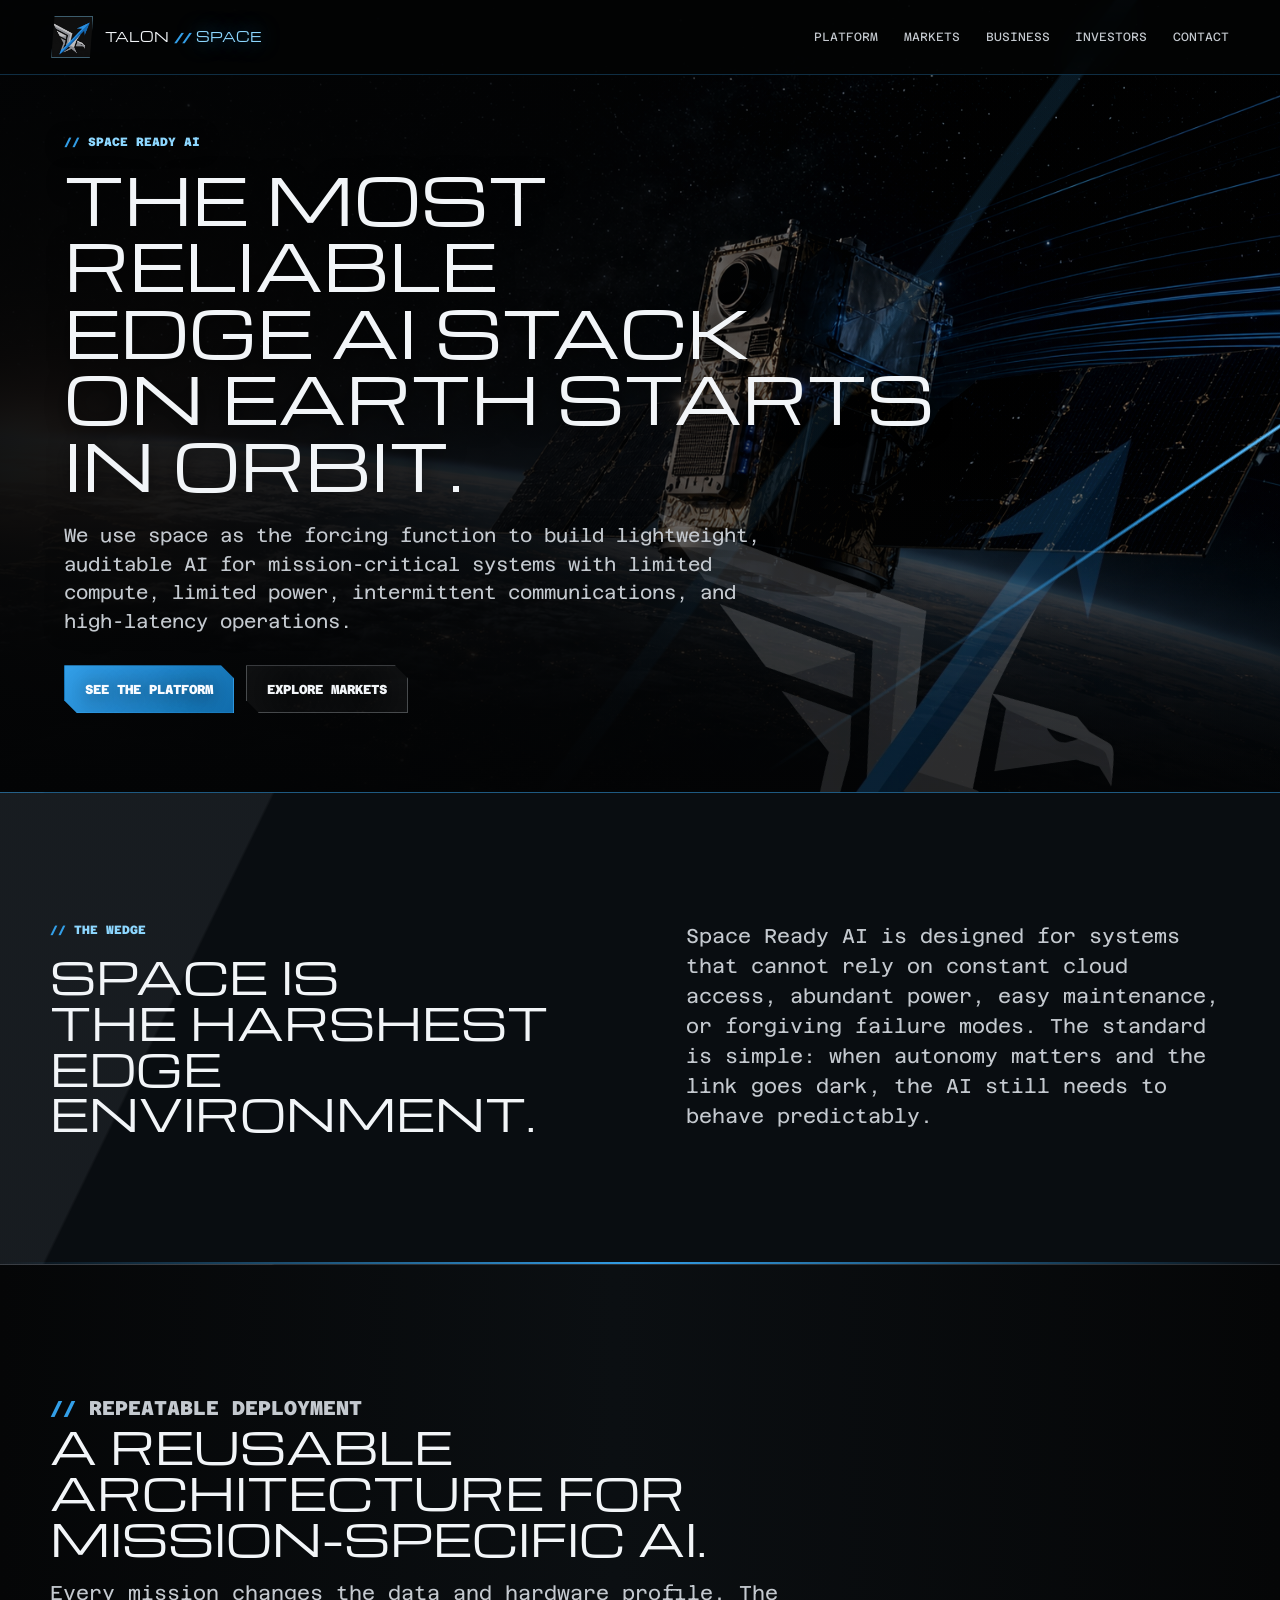
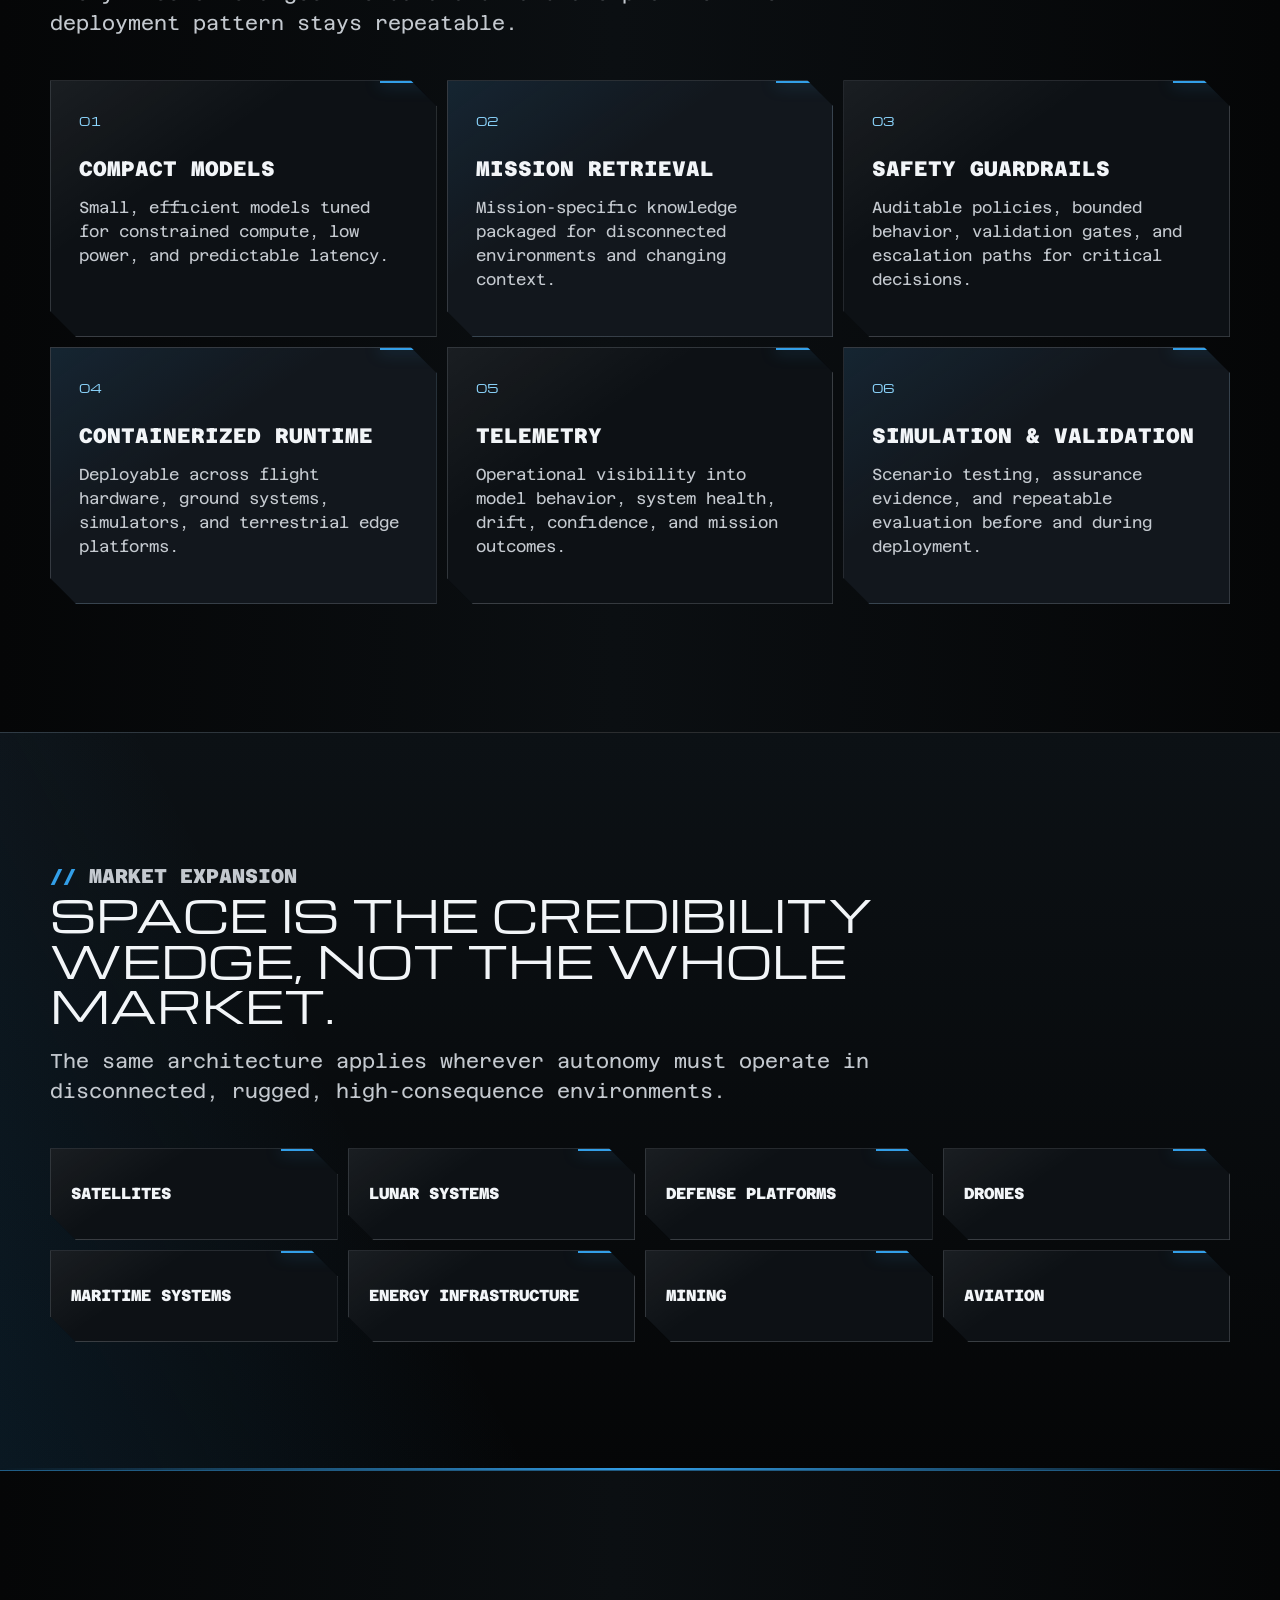
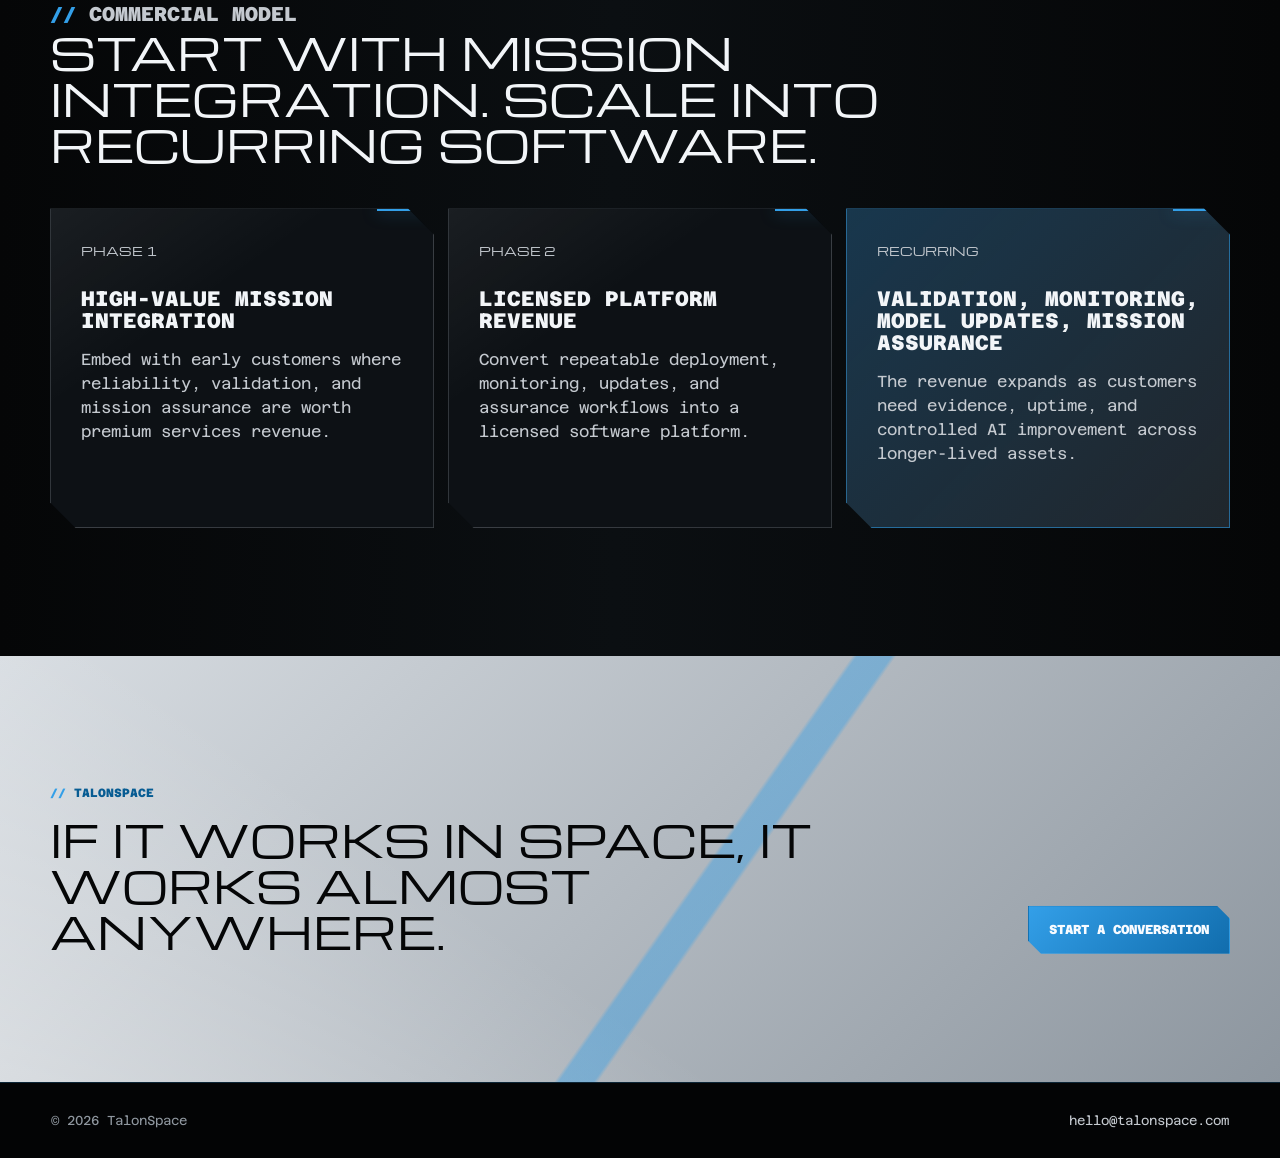
<file: index.html>
<!doctype html>
<html lang="en">
  <head>
    <meta charset="utf-8">
    <meta name="viewport" content="width=device-width, initial-scale=1">
    <title>TalonSpace | Space Ready AI</title>
    <meta
      name="description"
      content="TalonSpace builds Space Ready AI: the reliable edge AI stack designed for space and deployable across disconnected mission-critical environments."
    >
    <meta property="og:title" content="TalonSpace | Space Ready AI">
    <meta
      property="og:description"
      content="We use space as the forcing function to build the most reliable edge AI stack on Earth."
    >
    <meta property="og:type" content="website">
    <meta property="og:image" content="assets/space-ready-ai-hero.png">
    <link rel="preconnect" href="https://fonts.googleapis.com">
    <link rel="preconnect" href="https://fonts.gstatic.com" crossorigin>
    <link
      href="https://fonts.googleapis.com/css2?family=Azeret+Mono:wght@400;500;650;800&family=Michroma&display=swap"
      rel="stylesheet"
    >
    <link rel="stylesheet" href="talonspace.css?v=investors-1">
  </head>
  <body>
    <header class="site-header" aria-label="Site header">
      <a class="brand" href="#top" aria-label="TalonSpace home">
        <img class="brand-mark" src="assets/talonspace-logo.jpeg" alt="">
        <span class="brand-wordmark" aria-hidden="true">
          <span class="brand-talon">Talon</span>
          <span class="brand-separator">//</span>
          <span class="brand-space">Space</span>
        </span>
      </a>
      <nav class="nav-links" aria-label="Primary navigation">
        <a href="#platform">Platform</a>
        <a href="#markets">Markets</a>
        <a href="#model">Business</a>
        <a href="investors/">Investors</a>
        <a href="mailto:hello@talonspace.com">Contact</a>
      </nav>
    </header>

    <main id="top">
      <section class="hero" aria-labelledby="hero-title">
        <img
          class="hero-image"
          src="assets/space-ready-ai-hero.png"
          alt="A compact satellite carrying resilient edge compute above Earth's horizon."
        >
        <div class="hero-overlay" aria-hidden="true"></div>
        <img class="hero-crest" src="assets/talonspace-logo.jpeg" alt="" aria-hidden="true">
        <div class="launch-vector" aria-hidden="true"></div>
        <div class="hero-content">
          <p class="eyebrow">Space Ready AI</p>
          <h1 id="hero-title">
            <span>The most reliable</span>
            <span>edge AI stack</span>
            <span>on Earth starts</span>
            <span>in orbit.</span>
          </h1>
          <p class="hero-copy">
            We use space as the forcing function to build lightweight, auditable AI
            for mission-critical systems with limited compute, limited power,
            intermittent communications, and high-latency operations.
          </p>
          <div class="hero-actions" aria-label="Primary actions">
            <a class="button primary" href="#platform">See the platform</a>
            <a class="button secondary" href="#markets">Explore markets</a>
          </div>
        </div>
      </section>

      <section class="problem-band" aria-label="Mission pressure">
        <div class="section-inner split">
          <div>
            <p class="eyebrow">The Wedge</p>
            <h2 class="wedge-title">
              <span>Space is</span>
              <span>the harshest edge</span>
              <span>environment.</span>
            </h2>
          </div>
          <p>
            Space Ready AI is designed for systems that cannot rely on constant
            cloud access, abundant power, easy maintenance, or forgiving failure
            modes. The standard is simple: when autonomy matters and the link
            goes dark, the AI still needs to behave predictably.
          </p>
        </div>
      </section>

      <section class="section-inner" id="platform" aria-labelledby="platform-title">
        <div class="section-heading">
          <p class="eyebrow">Repeatable Deployment</p>
          <h2 id="platform-title">A reusable architecture for mission-specific AI.</h2>
          <p>
            Every mission changes the data and hardware profile. The deployment
            pattern stays repeatable.
          </p>
        </div>

        <div class="platform-grid">
          <article class="capability-card">
            <span class="card-number">01</span>
            <h3>Compact Models</h3>
            <p>Small, efficient models tuned for constrained compute, low power, and predictable latency.</p>
          </article>
          <article class="capability-card">
            <span class="card-number">02</span>
            <h3>Mission Retrieval</h3>
            <p>Mission-specific knowledge packaged for disconnected environments and changing context.</p>
          </article>
          <article class="capability-card">
            <span class="card-number">03</span>
            <h3>Safety Guardrails</h3>
            <p>Auditable policies, bounded behavior, validation gates, and escalation paths for critical decisions.</p>
          </article>
          <article class="capability-card">
            <span class="card-number">04</span>
            <h3>Containerized Runtime</h3>
            <p>Deployable across flight hardware, ground systems, simulators, and terrestrial edge platforms.</p>
          </article>
          <article class="capability-card">
            <span class="card-number">05</span>
            <h3>Telemetry</h3>
            <p>Operational visibility into model behavior, system health, drift, confidence, and mission outcomes.</p>
          </article>
          <article class="capability-card">
            <span class="card-number">06</span>
            <h3>Simulation & Validation</h3>
            <p>Scenario testing, assurance evidence, and repeatable evaluation before and during deployment.</p>
          </article>
        </div>
      </section>

      <section class="markets-band" id="markets" aria-labelledby="markets-title">
        <div class="section-inner">
          <div class="section-heading">
            <p class="eyebrow">Market Expansion</p>
            <h2 id="markets-title">Space is the credibility wedge, not the whole market.</h2>
            <p>
              The same architecture applies wherever autonomy must operate in
              disconnected, rugged, high-consequence environments.
            </p>
          </div>
          <div class="market-list" aria-label="Target markets">
            <span>Satellites</span>
            <span>Lunar Systems</span>
            <span>Defense Platforms</span>
            <span>Drones</span>
            <span>Maritime Systems</span>
            <span>Energy Infrastructure</span>
            <span>Mining</span>
            <span>Aviation</span>
          </div>
        </div>
      </section>

      <section class="section-inner business-section" id="model" aria-labelledby="model-title">
        <div class="section-heading">
          <p class="eyebrow">Commercial Model</p>
          <h2 id="model-title">Start with mission integration. Scale into recurring software.</h2>
        </div>

        <div class="business-layout">
          <article class="stage-panel">
            <p class="stage-label">Phase 1</p>
            <h3>High-value mission integration</h3>
            <p>
              Embed with early customers where reliability, validation, and
              mission assurance are worth premium services revenue.
            </p>
          </article>
          <article class="stage-panel">
            <p class="stage-label">Phase 2</p>
            <h3>Licensed platform revenue</h3>
            <p>
              Convert repeatable deployment, monitoring, updates, and assurance
              workflows into a licensed software platform.
            </p>
          </article>
          <article class="stage-panel emphasis">
            <p class="stage-label">Recurring</p>
            <h3>Validation, monitoring, model updates, mission assurance</h3>
            <p>
              The revenue expands as customers need evidence, uptime, and controlled
              AI improvement across longer-lived assets.
            </p>
          </article>
        </div>
      </section>

      <section class="closing-band" aria-labelledby="closing-title">
        <div class="section-inner closing-content">
          <div>
            <p class="eyebrow">TalonSpace</p>
            <h2 id="closing-title">If it works in space, it works almost anywhere.</h2>
          </div>
          <a class="button primary" href="mailto:hello@talonspace.com">Start a conversation</a>
        </div>
      </section>
    </main>

    <footer class="site-footer">
      <span>&copy; <span id="year">2026</span> TalonSpace</span>
      <a href="mailto:hello@talonspace.com">hello@talonspace.com</a>
    </footer>

    <script src="script.js"></script>
  </body>
</html>
</file>
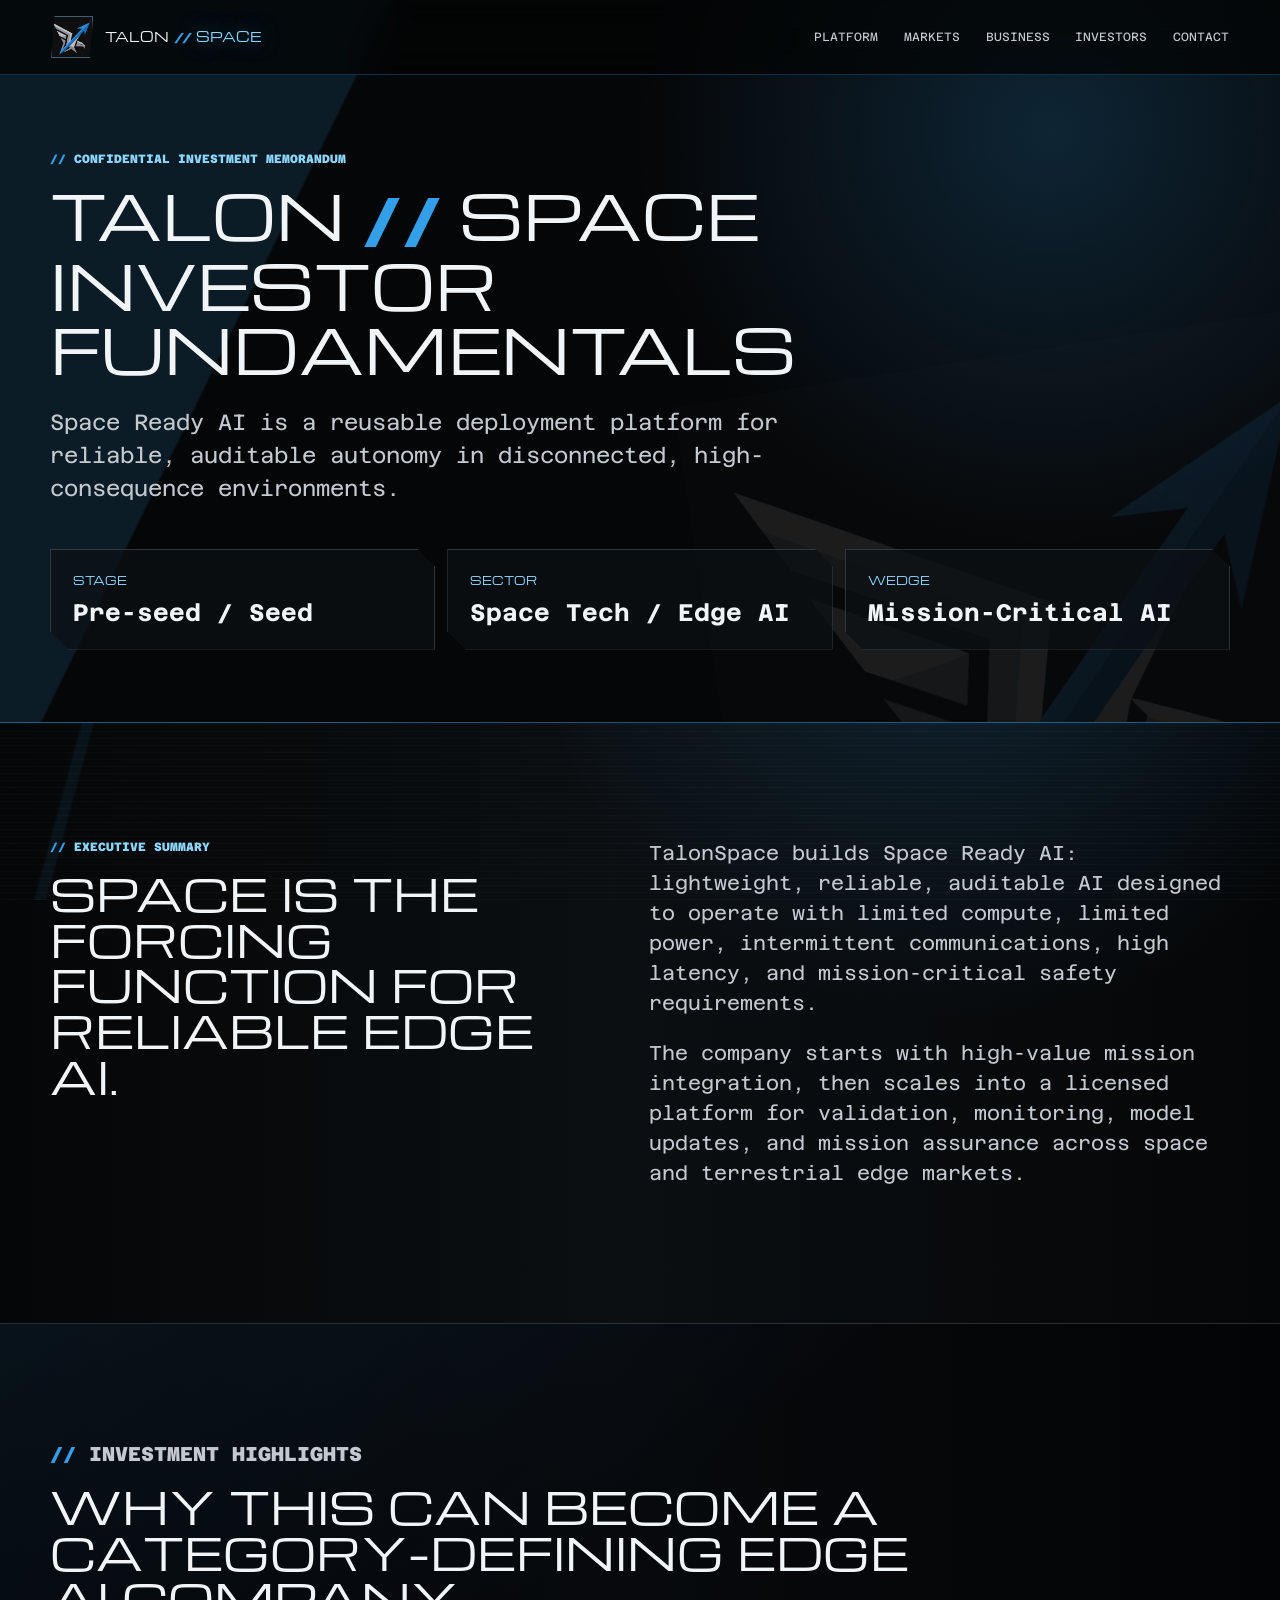
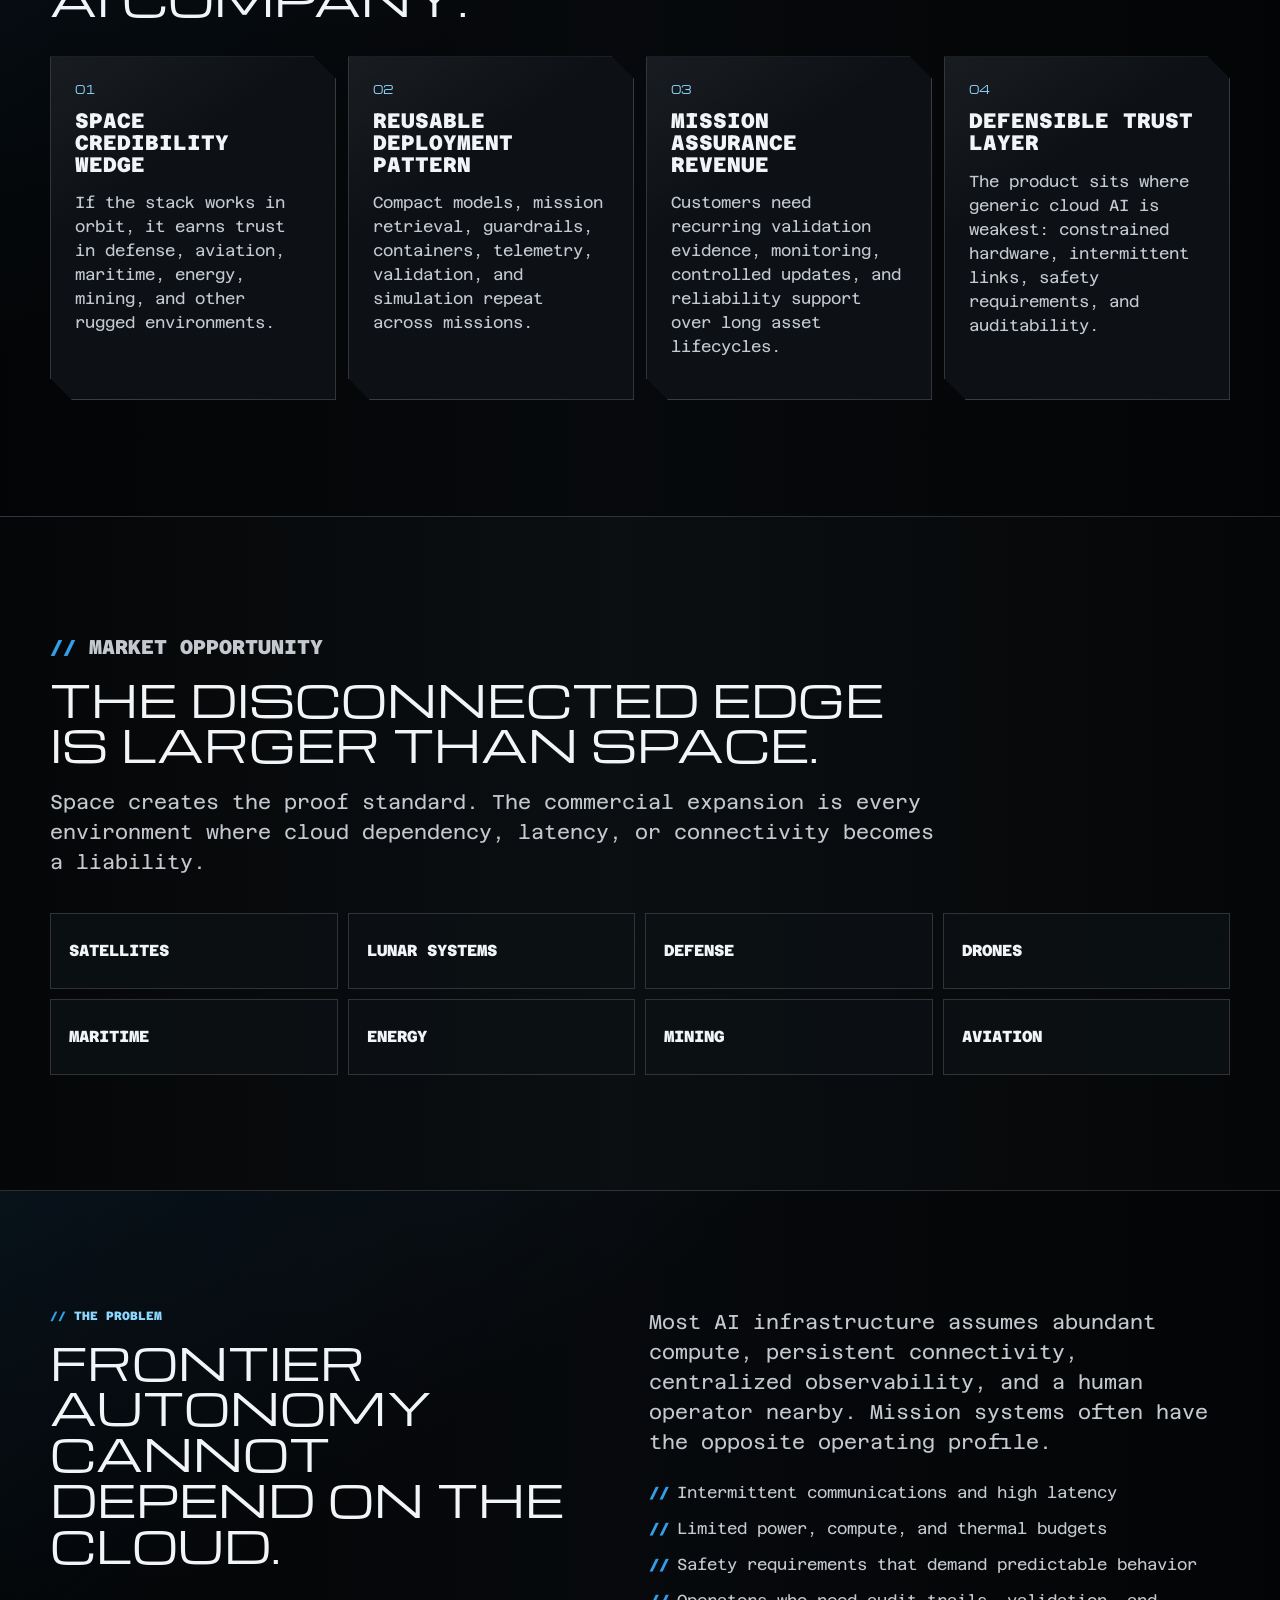
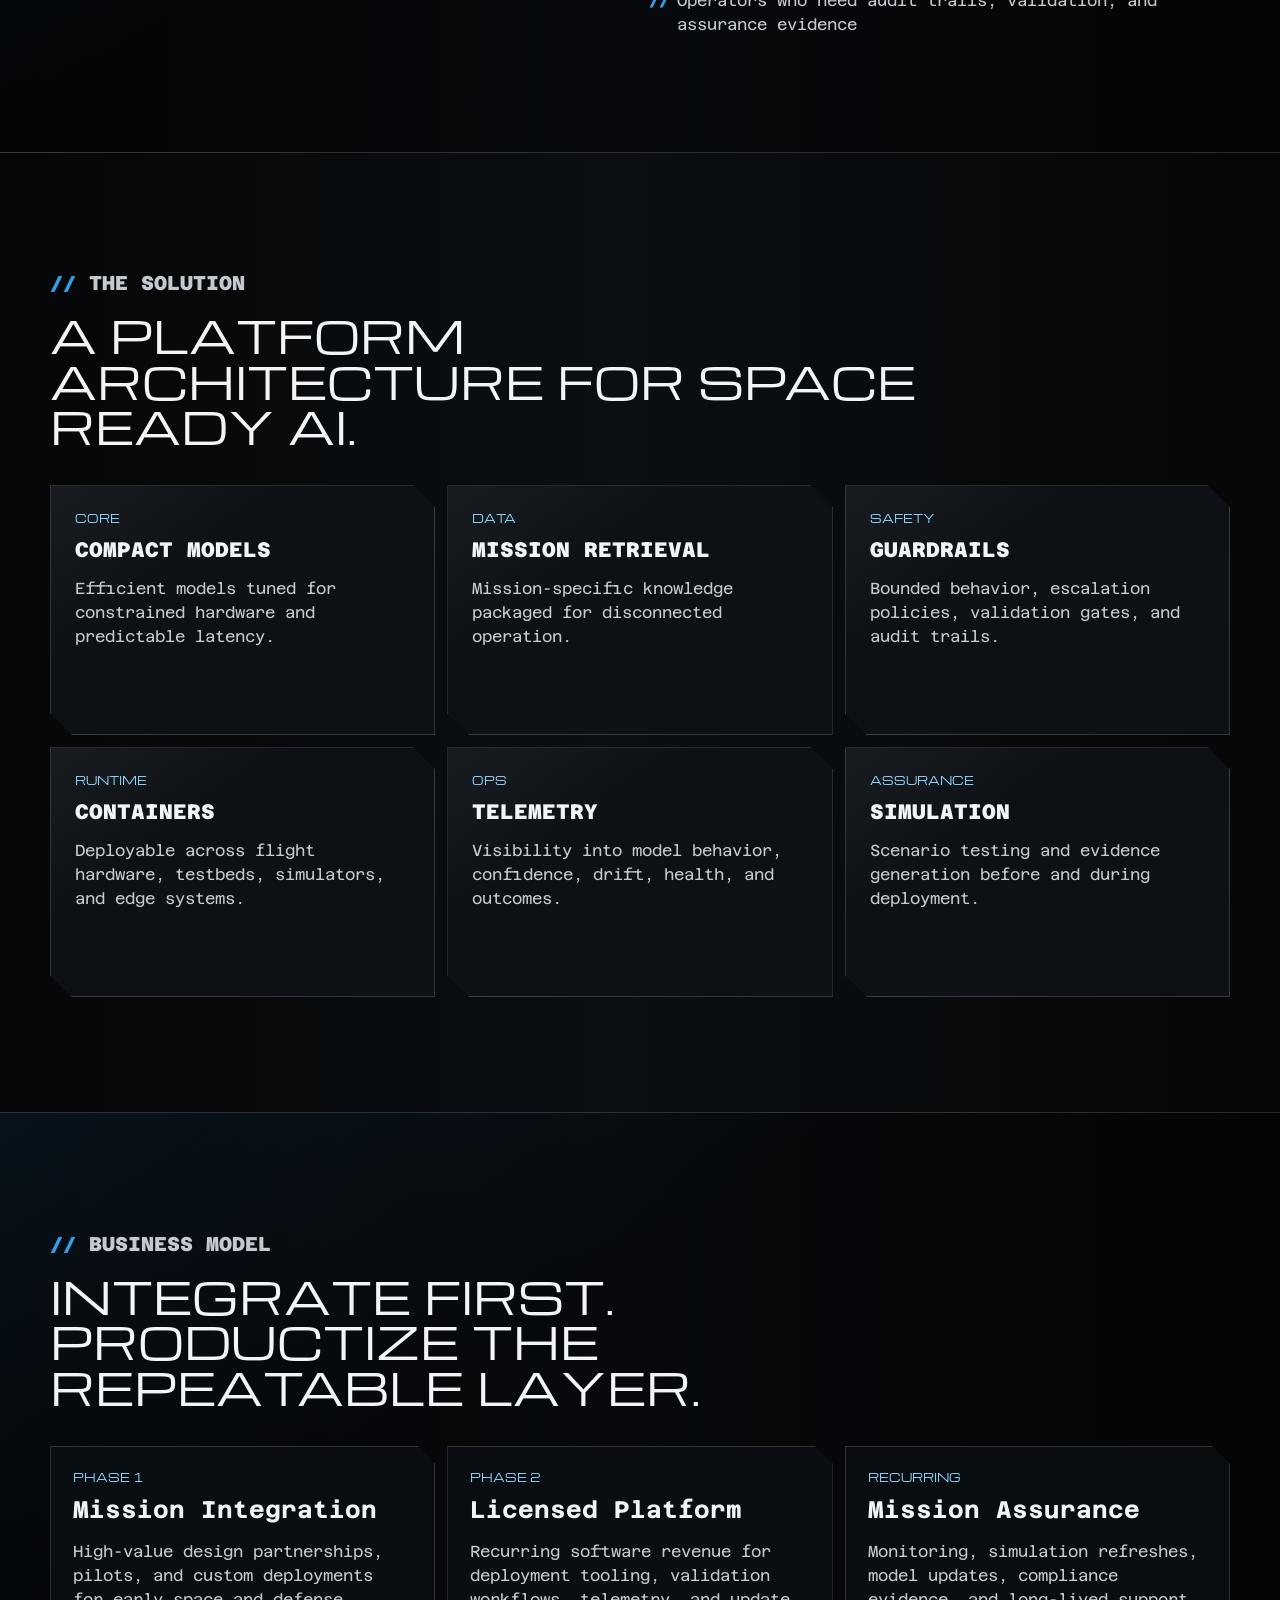
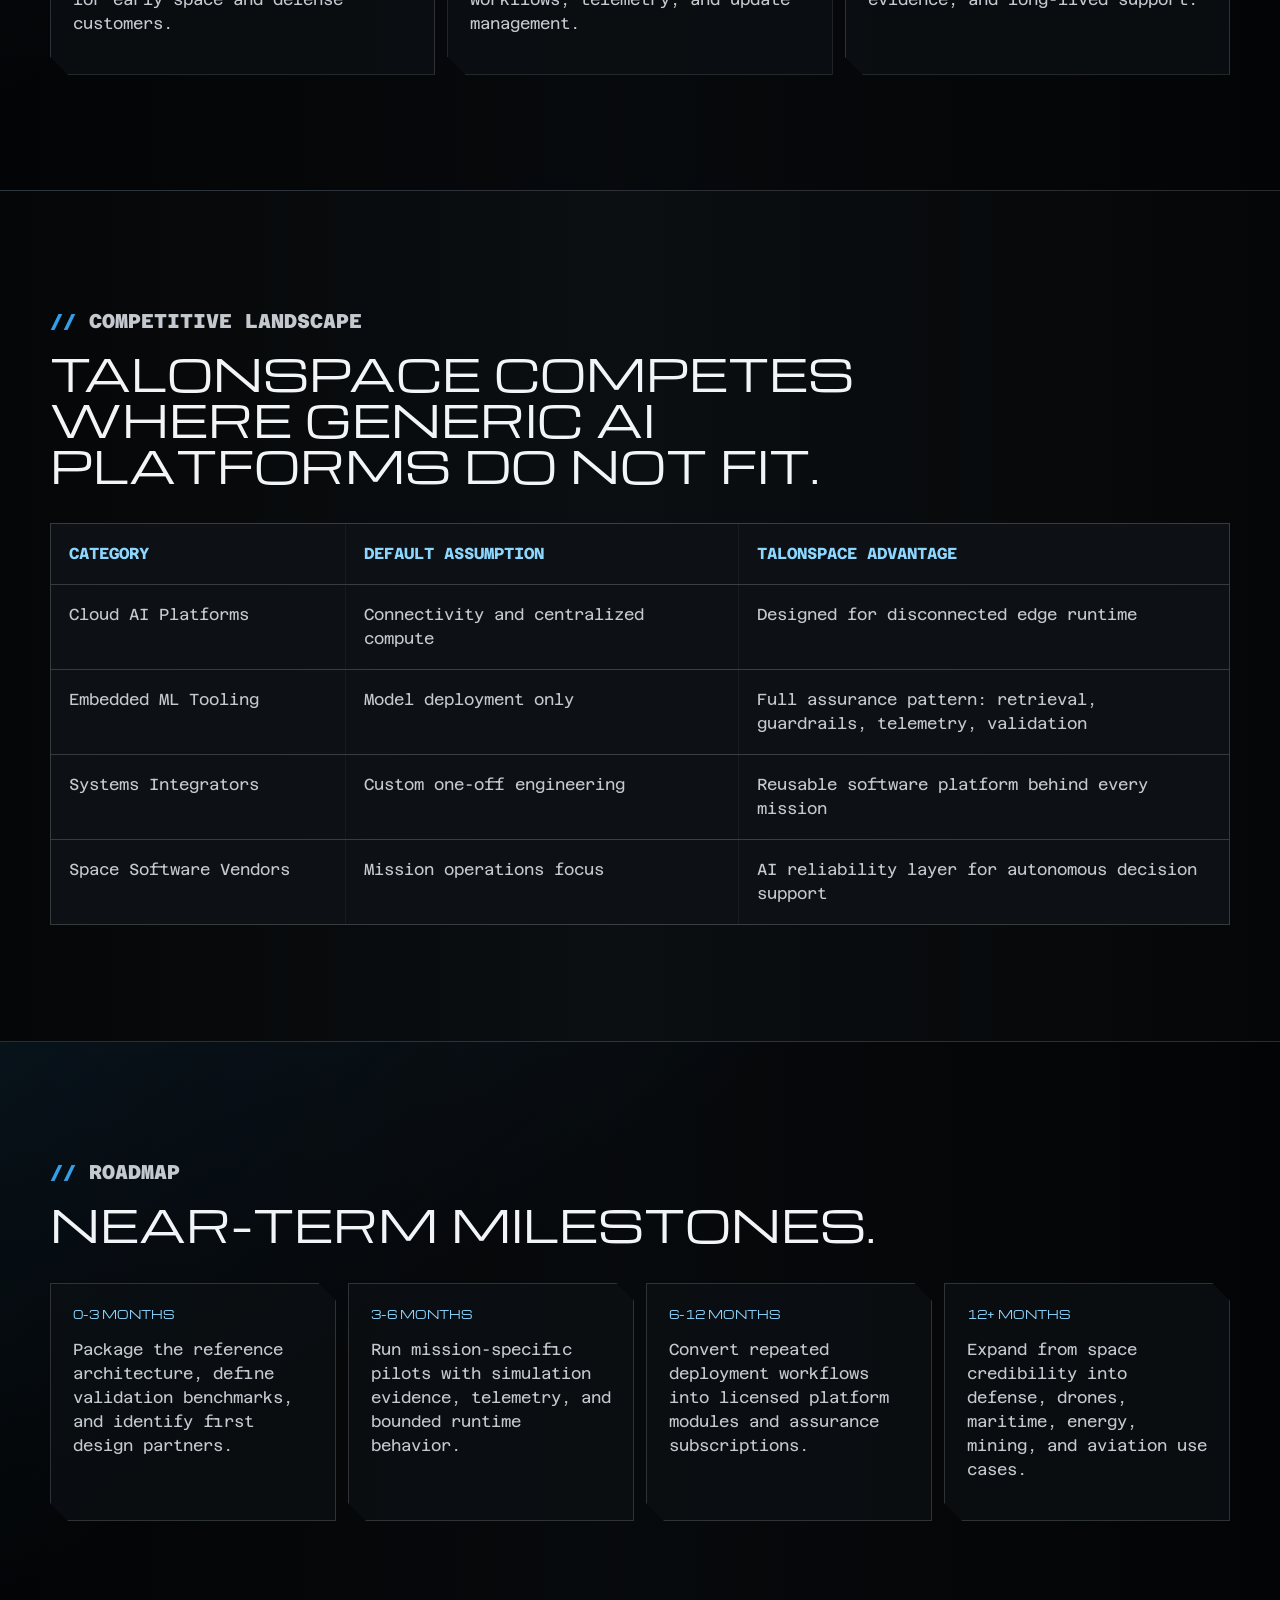
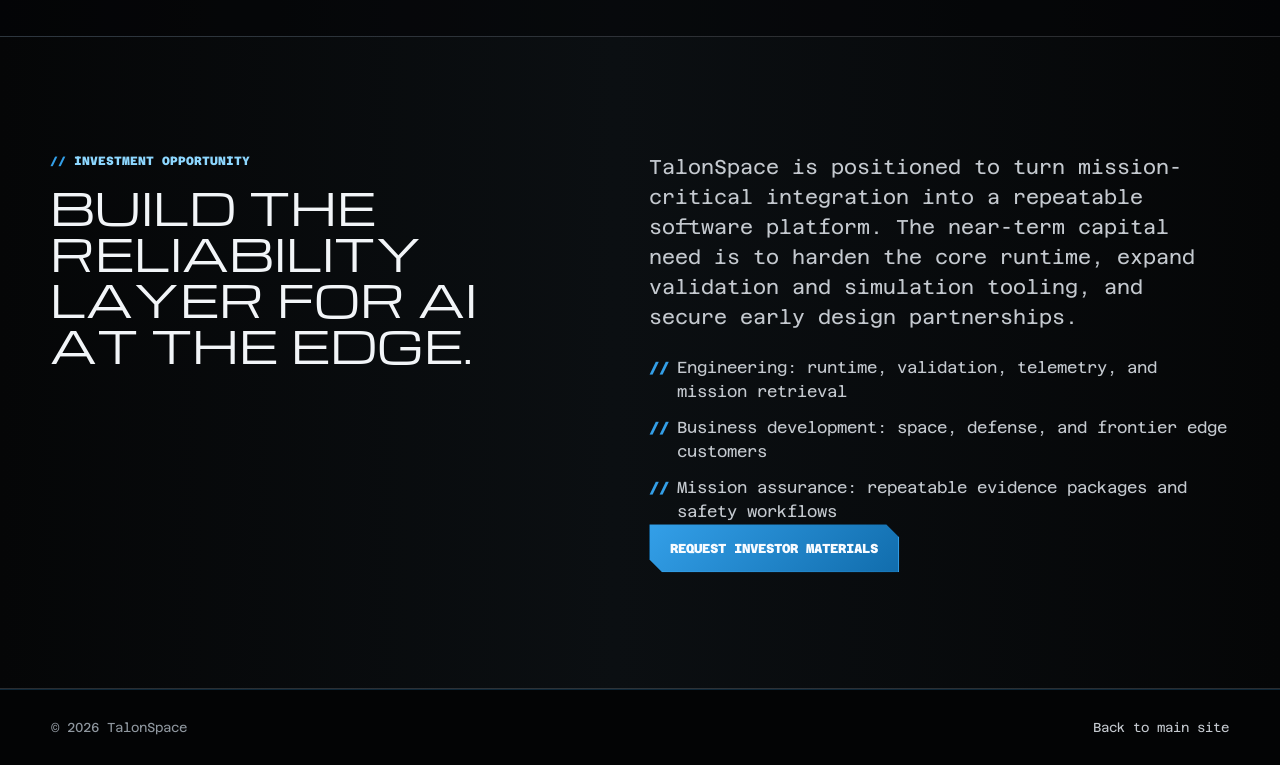
<file: investors/index.html>
<!doctype html>
<html lang="en">
  <head>
    <meta charset="utf-8">
    <meta name="viewport" content="width=device-width, initial-scale=1">
    <title>TalonSpace | Investor Memo</title>
    <meta
      name="description"
      content="Investor fundamentals for TalonSpace: Space Ready AI, the reliable edge AI stack built for space and other disconnected mission-critical environments."
    >
    <meta property="og:title" content="TalonSpace | Investor Memo">
    <meta
      property="og:description"
      content="We use space as the forcing function to build the most reliable edge AI stack on Earth."
    >
    <meta property="og:type" content="website">
    <meta property="og:image" content="../assets/space-ready-ai-hero.png">
    <link rel="preconnect" href="https://fonts.googleapis.com">
    <link rel="preconnect" href="https://fonts.gstatic.com" crossorigin>
    <link
      href="https://fonts.googleapis.com/css2?family=Azeret+Mono:wght@400;500;650;800&family=Michroma&display=swap"
      rel="stylesheet"
    >
    <link rel="stylesheet" href="../talonspace.css?v=investors-1">
  </head>
  <body class="investor-page">
    <header class="site-header" aria-label="Site header">
      <a class="brand" href="../" aria-label="TalonSpace home">
        <img class="brand-mark" src="../assets/talonspace-logo.jpeg" alt="">
        <span class="brand-wordmark" aria-hidden="true">
          <span class="brand-talon">Talon</span>
          <span class="brand-separator">//</span>
          <span class="brand-space">Space</span>
        </span>
      </a>
      <nav class="nav-links" aria-label="Primary navigation">
        <a href="../#platform">Platform</a>
        <a href="../#markets">Markets</a>
        <a href="../#model">Business</a>
        <a href="./" aria-current="page">Investors</a>
        <a href="mailto:hello@talonspace.com">Contact</a>
      </nav>
    </header>

    <main>
      <section class="memo-hero" aria-labelledby="memo-title">
        <div class="memo-shell">
          <p class="eyebrow">Confidential Investment Memorandum</p>
          <h1 id="memo-title">
            <span>Talon <span class="title-separator">//</span> Space</span>
            <span>Investor</span>
            <span>Fundamentals</span>
          </h1>
          <p class="memo-subtitle">
            Space Ready AI is a reusable deployment platform for reliable,
            auditable autonomy in disconnected, high-consequence environments.
          </p>
          <div class="memo-facts" aria-label="Company facts">
            <article>
              <span>Stage</span>
              <strong>Pre-seed / Seed</strong>
            </article>
            <article>
              <span>Sector</span>
              <strong>Space Tech / Edge AI</strong>
            </article>
            <article>
              <span>Wedge</span>
              <strong>Mission-Critical AI</strong>
            </article>
          </div>
        </div>
      </section>

      <section class="memo-section" aria-labelledby="summary-title">
        <div class="memo-shell memo-two-col">
          <div>
            <p class="eyebrow">Executive Summary</p>
            <h2 id="summary-title">Space is the forcing function for reliable edge AI.</h2>
          </div>
          <div class="memo-copy">
            <p>
              TalonSpace builds Space Ready AI: lightweight, reliable, auditable AI
              designed to operate with limited compute, limited power, intermittent
              communications, high latency, and mission-critical safety requirements.
            </p>
            <p>
              The company starts with high-value mission integration, then scales
              into a licensed platform for validation, monitoring, model updates,
              and mission assurance across space and terrestrial edge markets.
            </p>
          </div>
        </div>
      </section>

      <section class="memo-section memo-dark" aria-labelledby="highlights-title">
        <div class="memo-shell">
          <div class="memo-heading">
            <p class="eyebrow">Investment Highlights</p>
            <h2 id="highlights-title">Why this can become a category-defining edge AI company.</h2>
          </div>
          <div class="memo-card-grid">
            <article>
              <span>01</span>
              <h3>Space Credibility Wedge</h3>
              <p>If the stack works in orbit, it earns trust in defense, aviation, maritime, energy, mining, and other rugged environments.</p>
            </article>
            <article>
              <span>02</span>
              <h3>Reusable Deployment Pattern</h3>
              <p>Compact models, mission retrieval, guardrails, containers, telemetry, validation, and simulation repeat across missions.</p>
            </article>
            <article>
              <span>03</span>
              <h3>Mission Assurance Revenue</h3>
              <p>Customers need recurring validation evidence, monitoring, controlled updates, and reliability support over long asset lifecycles.</p>
            </article>
            <article>
              <span>04</span>
              <h3>Defensible Trust Layer</h3>
              <p>The product sits where generic cloud AI is weakest: constrained hardware, intermittent links, safety requirements, and auditability.</p>
            </article>
          </div>
        </div>
      </section>

      <section class="memo-section" aria-labelledby="market-title">
        <div class="memo-shell">
          <div class="memo-heading">
            <p class="eyebrow">Market Opportunity</p>
            <h2 id="market-title">The disconnected edge is larger than space.</h2>
            <p>
              Space creates the proof standard. The commercial expansion is every
              environment where cloud dependency, latency, or connectivity becomes a liability.
            </p>
          </div>
          <div class="memo-market-strip" aria-label="Target markets">
            <span>Satellites</span>
            <span>Lunar Systems</span>
            <span>Defense</span>
            <span>Drones</span>
            <span>Maritime</span>
            <span>Energy</span>
            <span>Mining</span>
            <span>Aviation</span>
          </div>
        </div>
      </section>

      <section class="memo-section memo-dark" aria-labelledby="problem-title">
        <div class="memo-shell memo-two-col">
          <div>
            <p class="eyebrow">The Problem</p>
            <h2 id="problem-title">Frontier autonomy cannot depend on the cloud.</h2>
          </div>
          <div class="memo-copy">
            <p>
              Most AI infrastructure assumes abundant compute, persistent connectivity,
              centralized observability, and a human operator nearby. Mission systems
              often have the opposite operating profile.
            </p>
            <ul class="memo-list">
              <li>Intermittent communications and high latency</li>
              <li>Limited power, compute, and thermal budgets</li>
              <li>Safety requirements that demand predictable behavior</li>
              <li>Operators who need audit trails, validation, and assurance evidence</li>
            </ul>
          </div>
        </div>
      </section>

      <section class="memo-section" aria-labelledby="solution-title">
        <div class="memo-shell">
          <div class="memo-heading">
            <p class="eyebrow">The Solution</p>
            <h2 id="solution-title">A platform architecture for Space Ready AI.</h2>
          </div>
          <div class="memo-card-grid six">
            <article><span>Core</span><h3>Compact Models</h3><p>Efficient models tuned for constrained hardware and predictable latency.</p></article>
            <article><span>Data</span><h3>Mission Retrieval</h3><p>Mission-specific knowledge packaged for disconnected operation.</p></article>
            <article><span>Safety</span><h3>Guardrails</h3><p>Bounded behavior, escalation policies, validation gates, and audit trails.</p></article>
            <article><span>Runtime</span><h3>Containers</h3><p>Deployable across flight hardware, testbeds, simulators, and edge systems.</p></article>
            <article><span>Ops</span><h3>Telemetry</h3><p>Visibility into model behavior, confidence, drift, health, and outcomes.</p></article>
            <article><span>Assurance</span><h3>Simulation</h3><p>Scenario testing and evidence generation before and during deployment.</p></article>
          </div>
        </div>
      </section>

      <section class="memo-section memo-dark" aria-labelledby="model-title">
        <div class="memo-shell">
          <div class="memo-heading">
            <p class="eyebrow">Business Model</p>
            <h2 id="model-title">Integrate first. Productize the repeatable layer.</h2>
          </div>
          <div class="memo-economics">
            <article>
              <span>Phase 1</span>
              <strong>Mission Integration</strong>
              <p>High-value design partnerships, pilots, and custom deployments for early space and defense customers.</p>
            </article>
            <article>
              <span>Phase 2</span>
              <strong>Licensed Platform</strong>
              <p>Recurring software revenue for deployment tooling, validation workflows, telemetry, and update management.</p>
            </article>
            <article>
              <span>Recurring</span>
              <strong>Mission Assurance</strong>
              <p>Monitoring, simulation refreshes, model updates, compliance evidence, and long-lived support.</p>
            </article>
          </div>
        </div>
      </section>

      <section class="memo-section" aria-labelledby="competition-title">
        <div class="memo-shell">
          <div class="memo-heading">
            <p class="eyebrow">Competitive Landscape</p>
            <h2 id="competition-title">TalonSpace competes where generic AI platforms do not fit.</h2>
          </div>
          <div class="memo-table" role="table" aria-label="Competitive comparison">
            <div role="row"><strong>Category</strong><strong>Default Assumption</strong><strong>TalonSpace Advantage</strong></div>
            <div role="row"><span>Cloud AI Platforms</span><span>Connectivity and centralized compute</span><span>Designed for disconnected edge runtime</span></div>
            <div role="row"><span>Embedded ML Tooling</span><span>Model deployment only</span><span>Full assurance pattern: retrieval, guardrails, telemetry, validation</span></div>
            <div role="row"><span>Systems Integrators</span><span>Custom one-off engineering</span><span>Reusable software platform behind every mission</span></div>
            <div role="row"><span>Space Software Vendors</span><span>Mission operations focus</span><span>AI reliability layer for autonomous decision support</span></div>
          </div>
        </div>
      </section>

      <section class="memo-section memo-dark" aria-labelledby="roadmap-title">
        <div class="memo-shell">
          <div class="memo-heading">
            <p class="eyebrow">Roadmap</p>
            <h2 id="roadmap-title">Near-term milestones.</h2>
          </div>
          <div class="memo-timeline">
            <article><span>0-3 Months</span><p>Package the reference architecture, define validation benchmarks, and identify first design partners.</p></article>
            <article><span>3-6 Months</span><p>Run mission-specific pilots with simulation evidence, telemetry, and bounded runtime behavior.</p></article>
            <article><span>6-12 Months</span><p>Convert repeated deployment workflows into licensed platform modules and assurance subscriptions.</p></article>
            <article><span>12+ Months</span><p>Expand from space credibility into defense, drones, maritime, energy, mining, and aviation use cases.</p></article>
          </div>
        </div>
      </section>

      <section class="memo-section" aria-labelledby="invest-title">
        <div class="memo-shell memo-two-col">
          <div>
            <p class="eyebrow">Investment Opportunity</p>
            <h2 id="invest-title">Build the reliability layer for AI at the edge.</h2>
          </div>
          <div class="memo-copy">
            <p>
              TalonSpace is positioned to turn mission-critical integration into a
              repeatable software platform. The near-term capital need is to harden
              the core runtime, expand validation and simulation tooling, and secure
              early design partnerships.
            </p>
            <ul class="memo-list">
              <li>Engineering: runtime, validation, telemetry, and mission retrieval</li>
              <li>Business development: space, defense, and frontier edge customers</li>
              <li>Mission assurance: repeatable evidence packages and safety workflows</li>
            </ul>
            <a class="button primary" href="mailto:hello@talonspace.com">Request investor materials</a>
          </div>
        </div>
      </section>
    </main>

    <footer class="site-footer">
      <span>&copy; <span id="year">2026</span> TalonSpace</span>
      <a href="../">Back to main site</a>
    </footer>

    <script src="../script.js"></script>
  </body>
</html>
</file>
<file: talonspace.css>
:root {
  color-scheme: dark;
  --white: #f2f5f8;
  --silver: #c4c9cf;
  --ash: #8f979f;
  --dark: #08090a;
  --black: #030405;
  --panel: #0d1115;
  --panel-2: #12171d;
  --line: rgba(196, 201, 207, 0.2);
  --line-hot: rgba(51, 160, 232, 0.52);
  --blue: #339fe8;
  --blue-deep: #116dad;
  --blue-cold: #8dd7ff;
  --max: 1180px;
  --display: "Michroma", "Eurostile", "Bank Gothic", sans-serif;
  --mono: "Azeret Mono", "IBM Plex Mono", monospace;
}

* {
  box-sizing: border-box;
}

html {
  scroll-behavior: smooth;
  overflow-x: clip;
}

body {
  margin: 0;
  background:
    radial-gradient(circle at 76% 8%, rgba(51, 159, 232, 0.18), transparent 28rem),
    linear-gradient(135deg, rgba(255, 255, 255, 0.04) 0 1px, transparent 1px 38px),
    linear-gradient(90deg, #050607, #0b0f12 48%, #050607);
  color: var(--white);
  font-family: var(--mono);
  line-height: 1.5;
  overflow-x: clip;
}

body::before {
  content: "";
  position: fixed;
  inset: 0;
  pointer-events: none;
  z-index: -1;
  background:
    linear-gradient(105deg, transparent 0 18%, rgba(51, 159, 232, 0.08) 18.2% 18.8%, transparent 19% 100%),
    repeating-linear-gradient(0deg, rgba(255, 255, 255, 0.025) 0 1px, transparent 1px 7px);
  mix-blend-mode: screen;
}

@media (prefers-reduced-motion: no-preference) {
  body {
    animation: boot-fade 700ms ease-out both;
  }

  .hero-content > *,
  .platform-grid,
  .market-list,
  .business-layout {
    animation: rise-in 720ms cubic-bezier(0.2, 0.9, 0.18, 1) both;
  }

  .hero-content > :nth-child(1) {
    animation-delay: 80ms;
  }

  .hero-content > :nth-child(2) {
    animation-delay: 170ms;
  }

  .hero-content > :nth-child(3) {
    animation-delay: 260ms;
  }

  .hero-content > :nth-child(4) {
    animation-delay: 350ms;
  }

  .launch-vector {
    animation: vector-sweep 1200ms cubic-bezier(0.17, 0.84, 0.28, 1) 280ms both;
  }
}

@keyframes boot-fade {
  from {
    opacity: 0;
  }
}

@keyframes rise-in {
  from {
    opacity: 0;
    transform: translateY(18px);
  }
}

@keyframes vector-sweep {
  from {
    opacity: 0;
    transform: translateX(-14vw) rotate(-34deg) scaleX(0.28);
  }
}

a {
  color: inherit;
}

.site-header {
  position: fixed;
  z-index: 10;
  top: 0;
  left: 0;
  right: 0;
  display: flex;
  align-items: center;
  justify-content: space-between;
  gap: 24px;
  padding: 16px clamp(18px, 4vw, 54px);
  background: rgba(3, 4, 5, 0.76);
  border-bottom: 1px solid rgba(51, 159, 232, 0.28);
  backdrop-filter: blur(18px);
}

.brand {
  display: inline-flex;
  align-items: center;
  gap: 12px;
  color: var(--white);
  font-family: var(--display);
  font-size: 13px;
  text-decoration: none;
  text-transform: uppercase;
}

.brand-wordmark {
  display: inline-flex;
  align-items: baseline;
  gap: 0.42em;
  white-space: nowrap;
}

.brand-talon {
  color: var(--white);
}

.brand-separator {
  color: var(--blue);
  font-family: var(--mono);
  font-weight: 800;
  transform: skewX(-12deg);
}

.brand-space {
  color: var(--blue-cold);
  text-shadow: 0 0 20px rgba(51, 159, 232, 0.62);
}

.brand-mark {
  width: 42px;
  height: 42px;
  object-fit: cover;
  clip-path: polygon(8% 0, 100% 0, 92% 100%, 0 100%);
  border: 1px solid rgba(141, 215, 255, 0.42);
  box-shadow: 0 0 24px rgba(51, 159, 232, 0.3);
}

.nav-links {
  display: flex;
  align-items: center;
  gap: clamp(14px, 2vw, 28px);
  color: var(--silver);
  font-size: 12px;
  text-transform: uppercase;
}

.nav-links a {
  position: relative;
  text-decoration: none;
}

.nav-links a::after {
  content: "";
  position: absolute;
  left: 0;
  right: 100%;
  bottom: -7px;
  height: 2px;
  background: var(--blue);
  transition: right 180ms ease;
}

.nav-links a:hover {
  color: var(--white);
}

.nav-links a:hover::after {
  right: 0;
}

.hero {
  position: relative;
  min-height: 88svh;
  display: grid;
  align-items: center;
  overflow: hidden;
  padding: 112px clamp(18px, 5vw, 72px) 58px;
  isolation: isolate;
}

.hero-image,
.hero-overlay,
.hero-crest,
.launch-vector {
  position: absolute;
}

.hero-image,
.hero-overlay {
  inset: 0;
  width: 100%;
  height: 100%;
}

.hero-image {
  z-index: -4;
  object-fit: cover;
  object-position: 67% center;
  filter: saturate(0.84) contrast(1.08) brightness(0.86);
}

.hero-overlay {
  z-index: -3;
  background:
    linear-gradient(90deg, rgba(3, 4, 5, 0.92) 0%, rgba(3, 4, 5, 0.76) 42%, rgba(3, 4, 5, 0.18) 76%),
    linear-gradient(0deg, rgba(3, 4, 5, 0.94) 0%, rgba(3, 4, 5, 0.02) 42%),
    linear-gradient(126deg, transparent 0 60%, rgba(51, 159, 232, 0.18) 60.2% 61.2%, transparent 61.4% 100%);
}

.hero-crest {
  z-index: -2;
  right: clamp(22px, 4vw, 72px);
  bottom: clamp(-140px, -10vw, -76px);
  width: min(46vw, 620px);
  opacity: 0.2;
  transform: rotate(-8deg);
  mix-blend-mode: screen;
  filter: grayscale(0.1) contrast(1.22);
}

.launch-vector {
  z-index: -1;
  right: -8vw;
  top: 44%;
  width: 58vw;
  height: 18px;
  transform: rotate(-34deg);
  transform-origin: right center;
  background: linear-gradient(90deg, transparent, rgba(51, 159, 232, 0.18), var(--blue), var(--blue-cold));
  box-shadow: 0 0 32px rgba(51, 159, 232, 0.65);
  clip-path: polygon(0 42%, 88% 42%, 88% 0, 100% 50%, 88% 100%, 88% 58%, 0 58%);
}

.hero-content {
  position: relative;
  z-index: 2;
  width: 100%;
  min-width: 0;
  max-width: min(920px, calc(100vw - 36px));
  text-shadow: 0 2px 20px rgba(0, 0, 0, 0.7);
}

.eyebrow {
  margin: 0 0 14px;
  color: var(--blue-cold);
  font-family: var(--mono);
  font-size: 12px;
  font-weight: 800;
  letter-spacing: 0;
  text-transform: uppercase;
}

.eyebrow::before {
  content: "// ";
  color: var(--blue);
}

h1,
h2,
h3,
p {
  max-width: 100%;
}

p {
  overflow-wrap: break-word;
}

h1,
h2,
h3 {
  margin: 0;
  line-height: 1.04;
  overflow-wrap: normal;
  word-break: normal;
  hyphens: none;
}

h1,
h2 {
  font-family: var(--display);
  font-weight: 400;
  text-transform: uppercase;
}

h1 {
  max-width: min(920px, calc(100vw - 36px));
  font-size: clamp(34px, 5vw, 64px);
  text-wrap: balance;
}

h1 span {
  display: block;
  max-width: 100%;
}

.title-separator {
  display: inline;
  color: var(--blue);
  font-family: var(--mono);
  font-weight: 800;
}

.wedge-title span {
  display: block;
  max-width: 100%;
}

h2 {
  font-size: clamp(27px, 3.55vw, 44px);
}

h3 {
  font-family: var(--mono);
  font-size: 21px;
  font-weight: 800;
  text-transform: uppercase;
}

.hero-copy {
  max-width: 730px;
  margin: 24px 0 0;
  color: var(--silver);
  font-size: clamp(16px, 1.5vw, 19px);
  text-wrap: pretty;
}

.hero-actions {
  display: flex;
  flex-wrap: wrap;
  gap: 12px;
  margin-top: 30px;
}

.button {
  display: inline-flex;
  align-items: center;
  justify-content: center;
  min-height: 48px;
  padding: 13px 20px;
  border: 1px solid transparent;
  clip-path: polygon(0 0, calc(100% - 13px) 0, 100% 13px, 100% 100%, 13px 100%, 0 calc(100% - 13px));
  font-size: 13px;
  font-weight: 800;
  text-decoration: none;
  text-transform: uppercase;
  transition:
    transform 160ms ease,
    box-shadow 160ms ease,
    background 160ms ease;
}

.button:hover {
  transform: translateY(-2px);
}

.button.primary {
  background: linear-gradient(135deg, var(--blue), var(--blue-deep));
  color: #f8fbff;
  box-shadow: 0 0 28px rgba(51, 159, 232, 0.34);
}

.button.secondary {
  border-color: rgba(196, 201, 207, 0.32);
  background: rgba(196, 201, 207, 0.06);
  color: var(--white);
}

.section-inner {
  width: min(var(--max), calc(100% - 36px));
  margin: 0 auto;
  padding: clamp(76px, 10vw, 132px) 0;
}

.problem-band {
  position: relative;
  background:
    linear-gradient(116deg, rgba(196, 201, 207, 0.08) 0 18%, transparent 18.2% 100%),
    #090d11;
  border-top: 1px solid var(--line-hot);
  border-bottom: 1px solid var(--line);
}

.problem-band::after,
.markets-band::after {
  content: "";
  position: absolute;
  inset: auto 0 0;
  height: 2px;
  background: linear-gradient(90deg, transparent, var(--blue), transparent);
}

.split {
  display: grid;
  grid-template-columns: minmax(420px, 1fr) minmax(280px, 0.95fr);
  gap: clamp(30px, 5vw, 68px);
  align-items: start;
}

.split p:last-child,
.section-heading p {
  margin: 0;
  color: var(--silver);
  font-size: clamp(16px, 1.8vw, 20px);
}

.section-heading {
  max-width: 840px;
  margin-bottom: 42px;
}

.section-heading p:last-child {
  margin-top: 18px;
}

.platform-grid {
  display: grid;
  grid-template-columns: repeat(3, minmax(0, 1fr));
  gap: 10px;
}

.capability-card,
.stage-panel,
.market-list span {
  position: relative;
  border: 1px solid var(--line);
  background:
    linear-gradient(145deg, rgba(255, 255, 255, 0.055), transparent 34%),
    var(--panel);
  clip-path: polygon(0 0, calc(100% - 26px) 0, 100% 26px, 100% 100%, 26px 100%, 0 calc(100% - 26px));
}

.capability-card::before,
.stage-panel::before,
.market-list span::before {
  content: "";
  position: absolute;
  top: 0;
  right: 0;
  width: 56px;
  height: 2px;
  background: var(--blue);
  box-shadow: 0 0 16px rgba(51, 159, 232, 0.7);
}

.capability-card {
  min-height: 252px;
  padding: 28px;
}

.capability-card:nth-child(even) {
  background:
    linear-gradient(145deg, rgba(51, 159, 232, 0.1), transparent 38%),
    var(--panel-2);
}

.card-number,
.stage-label {
  display: inline-block;
  margin: 0 0 28px;
  color: var(--blue-cold);
  font-family: var(--display);
  font-size: 12px;
}

.capability-card p,
.stage-panel p {
  color: var(--silver);
}

.markets-band {
  position: relative;
  background:
    linear-gradient(62deg, rgba(51, 159, 232, 0.12), transparent 32%),
    linear-gradient(180deg, #0c1115 0%, #050607 100%);
  border-top: 1px solid var(--line);
  border-bottom: 1px solid var(--line-hot);
}

.market-list {
  display: grid;
  grid-template-columns: repeat(4, minmax(0, 1fr));
  gap: 10px;
}

.market-list span {
  min-height: 92px;
  display: flex;
  align-items: center;
  padding: 20px;
  color: var(--white);
  font-weight: 800;
  text-transform: uppercase;
}

.business-layout {
  display: grid;
  grid-template-columns: repeat(3, minmax(0, 1fr));
  gap: 14px;
}

.stage-panel {
  min-height: 320px;
  padding: 30px;
}

.stage-panel.emphasis {
  background:
    linear-gradient(135deg, rgba(51, 159, 232, 0.24), rgba(196, 201, 207, 0.09)),
    #10161c;
  border-color: var(--line-hot);
}

.stage-label {
  text-transform: uppercase;
}

.closing-band {
  position: relative;
  overflow: hidden;
  background: linear-gradient(135deg, #d8dde2, #8d969f);
  color: #050607;
}

.closing-band::before {
  content: "";
  position: absolute;
  inset: 0;
  background:
    linear-gradient(125deg, transparent 0 54%, rgba(51, 159, 232, 0.42) 54.3% 56.5%, transparent 56.8% 100%),
    linear-gradient(35deg, rgba(255, 255, 255, 0.34), transparent 38%);
}

.closing-content {
  position: relative;
  display: flex;
  align-items: end;
  justify-content: space-between;
  gap: 32px;
}

.closing-content h2 {
  max-width: 820px;
}

.closing-band .eyebrow {
  color: #075c93;
}

.site-footer {
  display: flex;
  justify-content: space-between;
  gap: 18px;
  padding: 28px clamp(18px, 4vw, 54px);
  color: var(--ash);
  background: var(--black);
  border-top: 1px solid rgba(51, 159, 232, 0.22);
  font-size: 13px;
}

.site-footer a {
  color: var(--silver);
  text-decoration: none;
}

.memo-hero {
  position: relative;
  overflow: hidden;
  padding: 150px 0 72px;
  border-bottom: 1px solid var(--line-hot);
  background:
    linear-gradient(116deg, rgba(51, 159, 232, 0.14) 0 24%, transparent 24.2% 100%),
    radial-gradient(circle at 82% 18%, rgba(51, 159, 232, 0.2), transparent 26rem),
    #050607;
}

.memo-hero::after {
  content: "";
  position: absolute;
  right: -10vw;
  bottom: -22vw;
  width: 54vw;
  aspect-ratio: 1;
  background: url("assets/talonspace-logo.jpeg") center / contain no-repeat;
  opacity: 0.12;
  transform: rotate(-9deg);
  mix-blend-mode: screen;
}

.memo-shell {
  position: relative;
  z-index: 1;
  width: min(var(--max), calc(100% - 36px));
  margin: 0 auto;
}

.memo-hero h1 {
  max-width: min(980px, 100%);
  font-size: clamp(34px, 4.8vw, 66px);
}

.memo-subtitle {
  max-width: 760px;
  margin: 26px 0 0;
  color: var(--silver);
  font-size: clamp(17px, 1.8vw, 22px);
}

.memo-facts,
.memo-economics,
.memo-timeline {
  display: grid;
  gap: 12px;
}

.memo-facts {
  grid-template-columns: repeat(3, minmax(0, 1fr));
  margin-top: 44px;
}

.memo-facts article,
.memo-economics article,
.memo-timeline article {
  border: 1px solid var(--line);
  background: rgba(13, 17, 21, 0.74);
  clip-path: polygon(0 0, calc(100% - 18px) 0, 100% 18px, 100% 100%, 18px 100%, 0 calc(100% - 18px));
  padding: 22px;
}

.memo-facts span,
.memo-economics span,
.memo-timeline span,
.memo-card-grid span {
  display: block;
  margin-bottom: 12px;
  color: var(--blue-cold);
  font-family: var(--display);
  font-size: 11px;
  text-transform: uppercase;
}

.memo-facts strong,
.memo-economics strong {
  display: block;
  color: var(--white);
  font-size: clamp(18px, 2vw, 24px);
  line-height: 1.1;
}

.memo-section {
  padding: clamp(76px, 9vw, 118px) 0;
  border-bottom: 1px solid var(--line);
}

.memo-dark {
  background:
    linear-gradient(145deg, rgba(51, 159, 232, 0.09), transparent 38%),
    rgba(3, 4, 5, 0.42);
}

.memo-two-col {
  display: grid;
  grid-template-columns: minmax(360px, 0.9fr) minmax(320px, 1fr);
  gap: clamp(34px, 6vw, 86px);
  align-items: start;
}

.memo-heading {
  max-width: 900px;
  margin-bottom: 36px;
}

.memo-heading p,
.memo-copy p {
  color: var(--silver);
  font-size: clamp(16px, 1.6vw, 20px);
}

.memo-copy p:first-child {
  margin-top: 0;
}

.memo-list {
  display: grid;
  gap: 12px;
  margin: 24px 0 0;
  padding: 0;
  color: var(--silver);
  list-style: none;
}

.memo-list li {
  position: relative;
  padding-left: 28px;
}

.memo-list li::before {
  content: "//";
  position: absolute;
  left: 0;
  color: var(--blue);
  font-weight: 800;
}

.memo-card-grid {
  display: grid;
  grid-template-columns: repeat(4, minmax(0, 1fr));
  gap: 12px;
}

.memo-card-grid.six {
  grid-template-columns: repeat(3, minmax(0, 1fr));
}

.memo-card-grid article {
  min-height: 250px;
  padding: 24px;
  border: 1px solid var(--line);
  background:
    linear-gradient(145deg, rgba(255, 255, 255, 0.052), transparent 34%),
    var(--panel);
  clip-path: polygon(0 0, calc(100% - 22px) 0, 100% 22px, 100% 100%, 22px 100%, 0 calc(100% - 22px));
}

.memo-card-grid p,
.memo-economics p,
.memo-timeline p {
  color: var(--silver);
}

.memo-market-strip {
  display: grid;
  grid-template-columns: repeat(4, minmax(0, 1fr));
  gap: 10px;
}

.memo-market-strip span {
  min-height: 76px;
  display: flex;
  align-items: center;
  padding: 18px;
  border: 1px solid var(--line);
  background: rgba(13, 17, 21, 0.84);
  color: var(--white);
  font-weight: 800;
  text-transform: uppercase;
}

.memo-economics {
  grid-template-columns: repeat(3, minmax(0, 1fr));
}

.memo-table {
  display: grid;
  border: 1px solid var(--line);
  background: rgba(196, 201, 207, 0.08);
}

.memo-table div {
  display: grid;
  grid-template-columns: 0.75fr 1fr 1.25fr;
  gap: 1px;
  border-bottom: 1px solid var(--line);
}

.memo-table div:last-child {
  border-bottom: 0;
}

.memo-table span,
.memo-table strong {
  padding: 18px;
  background: var(--panel);
}

.memo-table strong {
  color: var(--blue-cold);
  text-transform: uppercase;
}

.memo-table span {
  color: var(--silver);
}

.memo-timeline {
  grid-template-columns: repeat(4, minmax(0, 1fr));
}

@media (max-width: 880px) {
  .site-header {
    position: absolute;
  }

  .nav-links {
    display: none;
  }

  .hero {
    min-height: 90svh;
    padding-top: 104px;
  }

  .hero-content {
    max-width: min(100%, 560px);
  }

  h1 {
    max-width: min(100%, 560px);
    font-size: clamp(26px, 6.5vw, 38px);
  }

  .hero-image {
    object-position: 72% center;
  }

  .hero-overlay {
    background:
      linear-gradient(90deg, rgba(3, 4, 5, 0.93) 0%, rgba(3, 4, 5, 0.78) 62%, rgba(3, 4, 5, 0.28) 100%),
      linear-gradient(0deg, rgba(3, 4, 5, 0.96) 0%, rgba(3, 4, 5, 0) 42%);
  }

  .hero-crest {
    width: 58vw;
    right: 24px;
    opacity: 0.14;
  }

  .launch-vector {
    width: 86vw;
    opacity: 0.72;
  }

  .split,
  .business-layout,
  .closing-content {
    grid-template-columns: 1fr;
  }

  .split,
  .closing-content {
    display: block;
  }

  .platform-grid,
  .market-list,
  .memo-card-grid,
  .memo-card-grid.six,
  .memo-market-strip,
  .memo-economics,
  .memo-timeline,
  .memo-facts {
    grid-template-columns: repeat(2, minmax(0, 1fr));
  }

  .memo-two-col {
    grid-template-columns: 1fr;
  }

  .memo-table div {
    grid-template-columns: 1fr;
  }

  .closing-content .button {
    margin-top: 28px;
  }
}

@media (max-width: 560px) {
  .hero {
    padding-left: 18px;
    padding-right: 18px;
  }

  .hero-content,
  h1,
  .hero-copy,
  .hero-actions {
    max-width: min(100%, 330px);
  }

  h1 {
    font-size: clamp(20px, 5.7vw, 23px);
    line-height: 1.18;
  }

  .hero-copy {
    max-width: min(100%, 42ch);
    font-size: 14px;
    line-height: 1.52;
  }

  .hero-actions,
  .button {
    width: 100%;
  }

  .platform-grid,
  .market-list,
  .business-layout,
  .memo-card-grid,
  .memo-card-grid.six,
  .memo-market-strip,
  .memo-economics,
  .memo-timeline,
  .memo-facts {
    grid-template-columns: 1fr;
  }

  .memo-hero {
    padding-top: 118px;
  }

  .memo-hero h1 {
    max-width: min(100%, 340px);
    font-size: clamp(20px, 5.8vw, 24px);
    line-height: 1.18;
  }

  .memo-subtitle {
    max-width: min(100%, 340px);
    font-size: 15px;
  }

  .capability-card,
  .stage-panel {
    min-height: auto;
  }

  .site-footer {
    flex-direction: column;
  }
}
</file>
